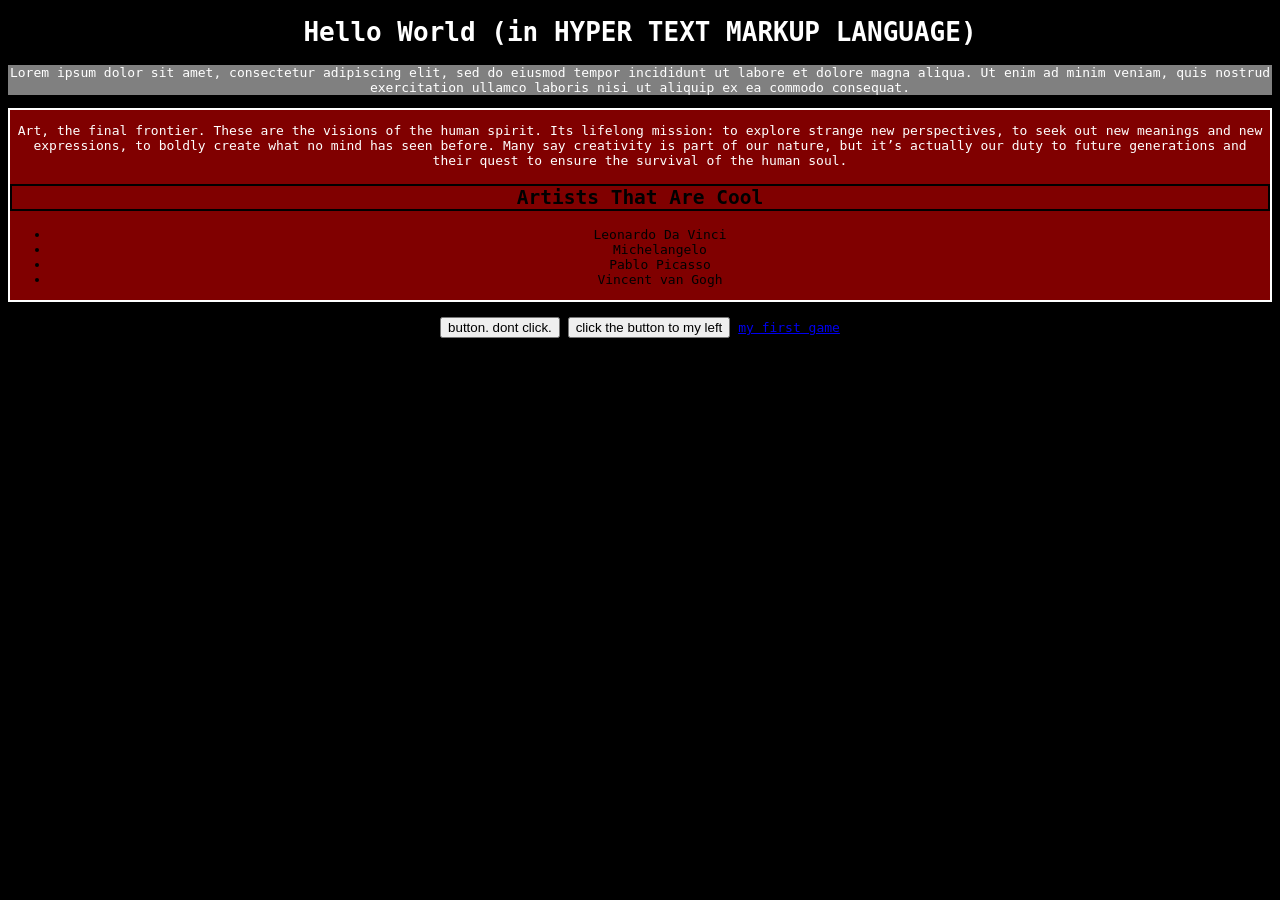
<file: Week2/index.html>
<!DOCTYPE html>
<html>
    <head>
        <title>My First Webpage</title>
    </head>
    <body style="background-color: black; text-align: center; color: white; font-family: monospace;">
        <h1>Hello World (in HYPER TEXT MARKUP LANGUAGE)</h1>
        <p style="background-color: gray;">Lorem ipsum dolor sit amet, consectetur adipiscing elit, sed do eiusmod tempor incididunt ut labore et dolore magna aliqua. Ut enim ad minim veniam, quis nostrud exercitation ullamco laboris nisi ut aliquip ex ea commodo consequat.</p>

        <div style="background-color: maroon; color: black; border: 2px solid white" class="art-scifi">

        <p id="lorem-ipsum" style="color: white">Art, the final frontier. These are the visions of the human spirit. Its lifelong mission: to explore strange new perspectives, to seek out new meanings and new expressions, to boldly create what no mind has seen before. Many say creativity is part of our nature, but it’s actually our duty to future generations and their quest to ensure the survival of the human soul.</p>

        <h2 style="border: 2px solid black;"> Artists That Are Cool</h2>
        <ul>
            <li id="mona-lisa">Leonardo Da Vinci</li>
            <li id="sistine-chapel">Michelangelo</li>
            <li id="guernica">Pablo Picasso</li>
            <li id="starry-night">Vincent van Gogh</li>
        </ul>

    </div>
    </br>
    <section class="buttons-and-link">
        <button id="dont-click">button. dont click.</button>
        <button id="click-me">click the button to my left</button>
        <a id="game-link" href="ourfirstgame/index.html">my first game</a>
    </section>
    
    </body>
</html>
</file>
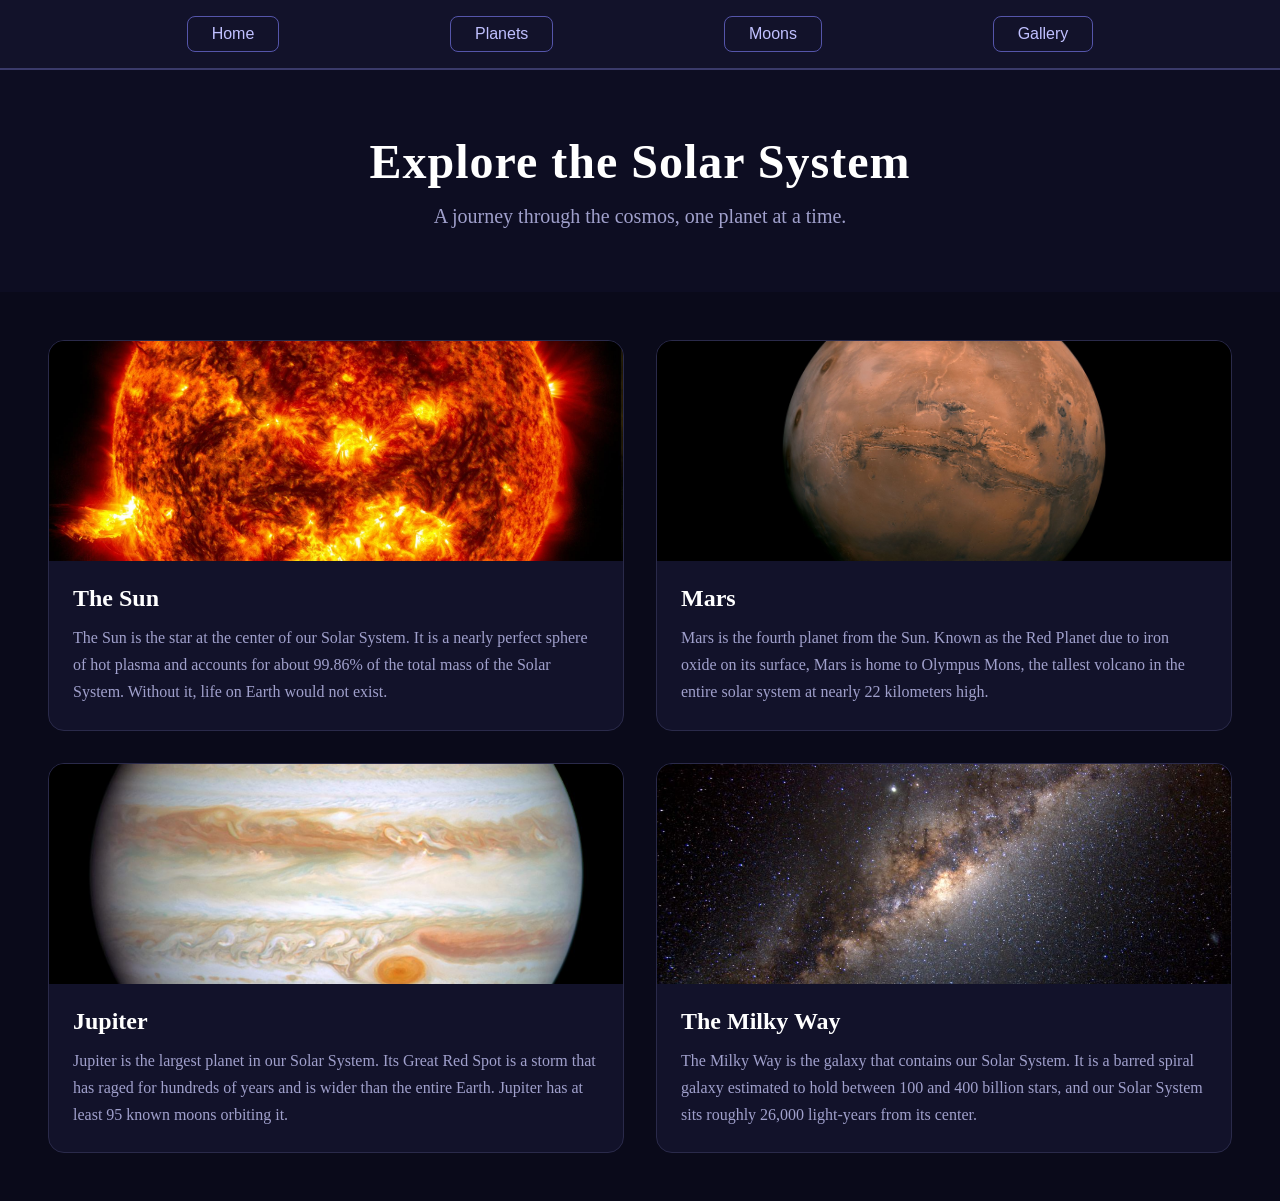
<file: Week4/index.html>
<!DOCTYPE html>
<html lang="en">
  <head>
    <meta charset="UTF-8" />
    <meta name="viewport" content="width=device-width, initial-scale=1.0" />
    <title>Solar System Explorer</title>
    <link rel="stylesheet" href="style.css" />
  </head>
  <body>

    <nav class="navbar">
      <button class="nav-btn">Home</button>
      <button class="nav-btn">Planets</button>
      <button class="nav-btn">Moons</button>
      <button class="nav-btn">Gallery</button>
    </nav>

    <header class="hero">
      <h1 class="hero-title">Explore the Solar System</h1>
      <p class="hero-subtitle">A journey through the cosmos, one planet at a time.</p>
    </header>


    <main class="card-grid">

      <div class="card">
        <div class="card-image-wrapper">
          <img src="assets/sun.jpg" alt="The Sun" class="card-image" />
        </div>
        <div class="card-content">
          <h2 class="card-title">The Sun</h2>
          <p class="card-description">
            The Sun is the star at the center of our Solar System. It is a nearly
            perfect sphere of hot plasma and accounts for about 99.86% of the total
            mass of the Solar System. Without it, life on Earth would not exist.
          </p>
        </div>
      </div>

      <div class="card">
        <div class="card-image-wrapper">
          <img src="assets/mars.jpg" alt="Mars" class="card-image" />
        </div>
        <div class="card-content">
          <h2 class="card-title">Mars</h2>
          <p class="card-description">
            Mars is the fourth planet from the Sun. Known as the Red Planet due to
            iron oxide on its surface, Mars is home to Olympus Mons, the tallest
            volcano in the entire solar system at nearly 22 kilometers high.
          </p>
        </div>
      </div>

      <div class="card">
        <div class="card-image-wrapper">
          <img src="assets/jupiter.png" alt="Jupiter" class="card-image" />
        </div>
        <div class="card-content">
          <h2 class="card-title">Jupiter</h2>
          <p class="card-description">
            Jupiter is the largest planet in our Solar System. Its Great Red Spot
            is a storm that has raged for hundreds of years and is wider than the
            entire Earth. Jupiter has at least 95 known moons orbiting it.
          </p>
        </div>
      </div>

      <div class="card">
        <div class="card-image-wrapper">
          <img src="assets/milky-way.jpg" alt="The Milky Way" class="card-image" />
        </div>
        <div class="card-content">
          <h2 class="card-title">The Milky Way</h2>
          <p class="card-description">
            The Milky Way is the galaxy that contains our Solar System. It is a
            barred spiral galaxy estimated to hold between 100 and 400 billion
            stars, and our Solar System sits roughly 26,000 light-years from its center.
          </p>
        </div>
      </div>

    </main>

  </body>
</html>
</file>
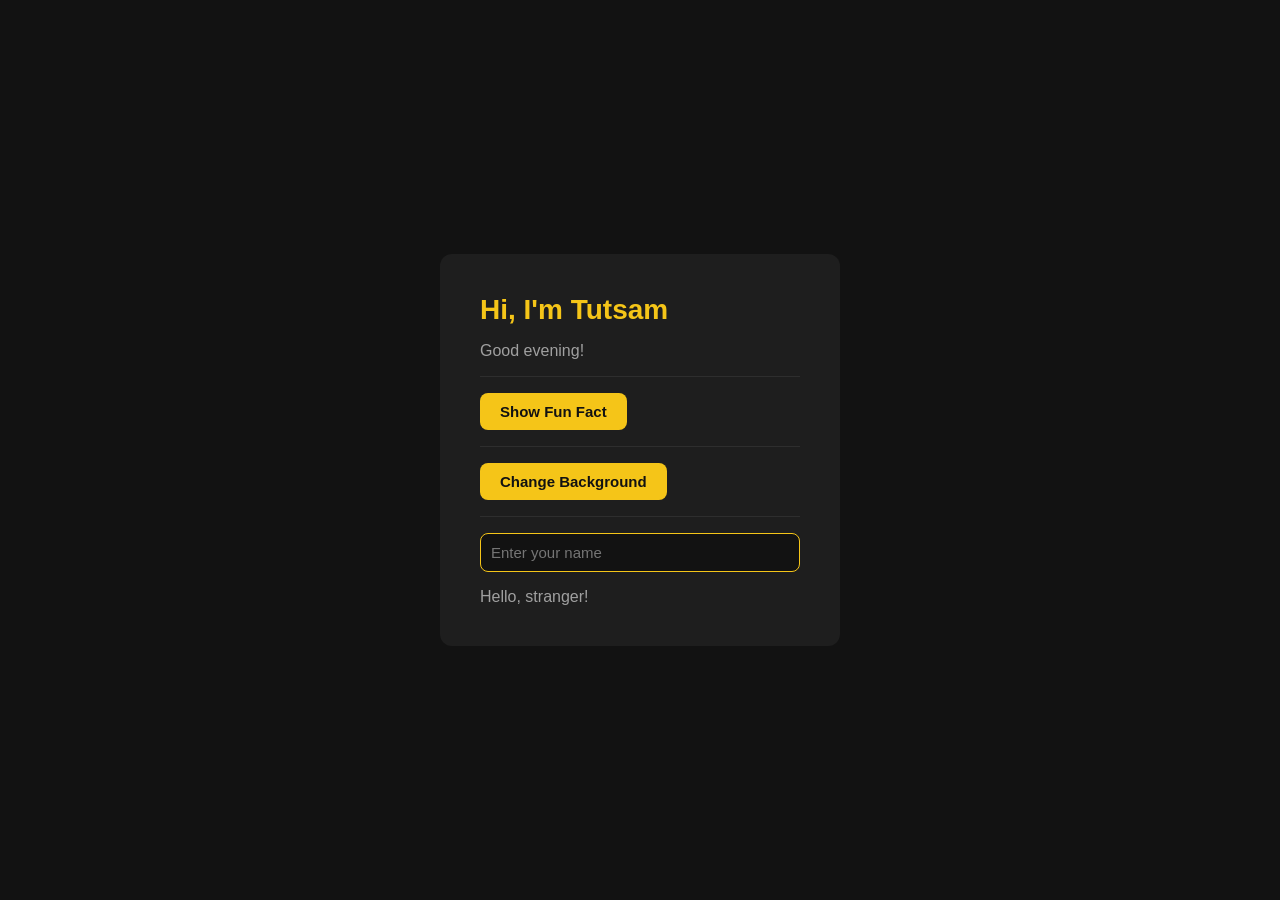
<file: Week6/index.html>
<!DOCTYPE html>
<html lang="en">
  <head>
    <meta charset="UTF-8" />
    <meta name="viewport" content="width=device-width, initial-scale=1.0" />
    <title>About Me</title>
    <link rel="stylesheet" href="style.css" />
  </head>
  <body>

    <div class="container">

      <h1 id="my-name">Hi, I'm Tutsam</h1>
      <p id="greeting"></p>

      <hr />

      <button id="fun-fact-btn">Show Fun Fact</button>
      <p id="fun-fact" class="hidden">I love HTML, CSS, and JavaScript!</p>

      <hr />

      <button id="bg-btn">Change Background</button>

      <hr />

      <input type="text" id="name-input" placeholder="Enter your name" />
      <p id="name-display">Hello, stranger!</p>

    </div>

    <script src="script.js"></script>
  </body>
</html>
</file>
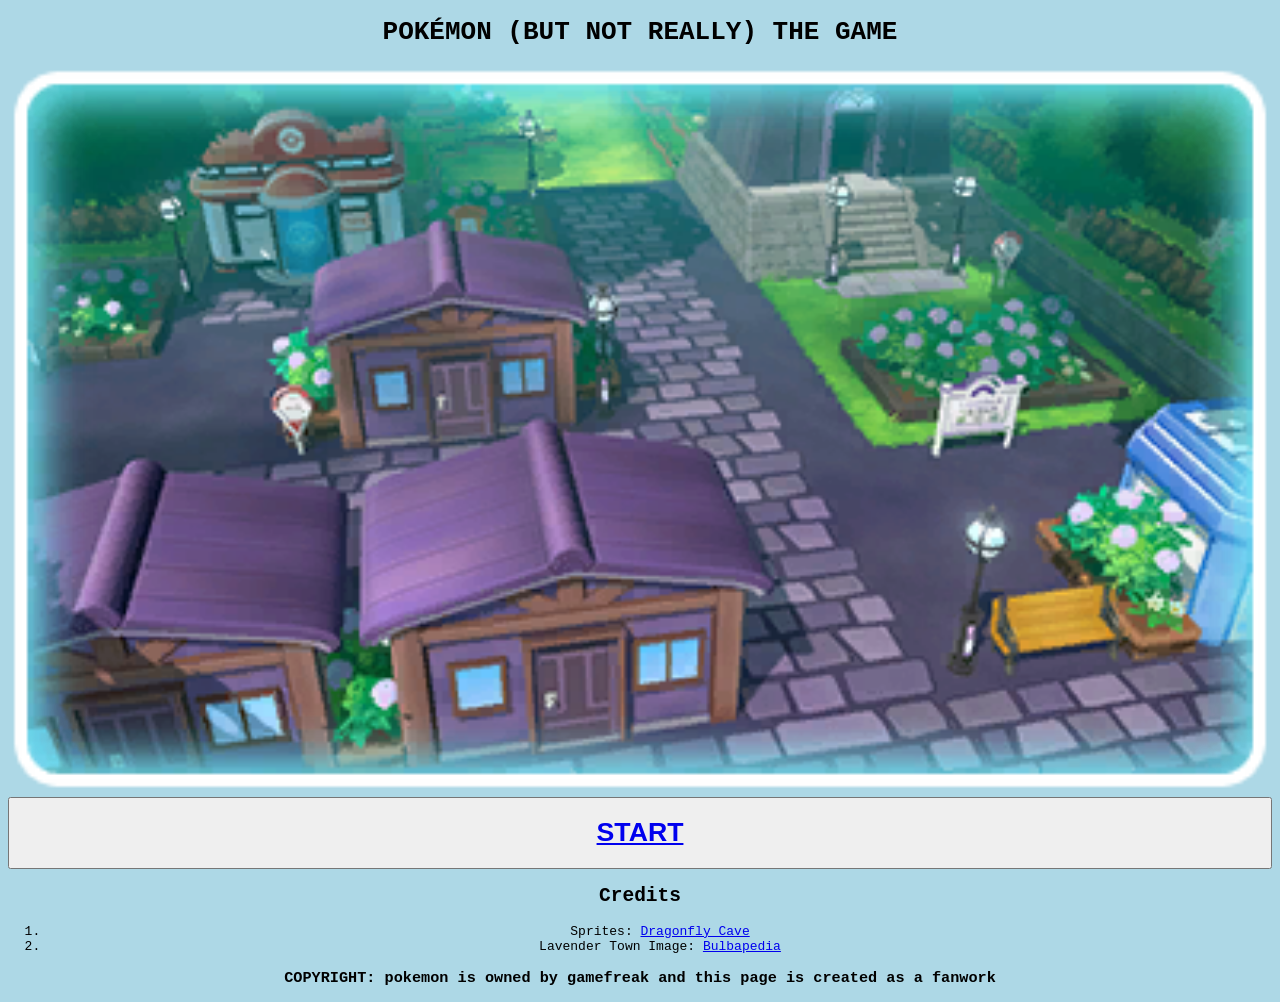
<file: Week2/ourfirstgame/index.html>
<!DOCTYPE html>
<html>
<head>
    <title>Our First Game</title>
</head>
<body style="background-color: lightblue; font-family: monospace; text-align: center;">
    <h1>POKÉMON (BUT NOT REALLY) THE GAME</h1>

    <img src="./assets/lavendertown.png" aria-label="an image of lavender town from pokemon" style="width: 100%"></img>

    <button class="start-button" style="width: 100%"><h1 style="text-align: center;"><a href="./game.html">START</a></h1></button>

    <section id="credits">
        <h2 style="text-align: center">Credits</h2>
        <ol>
            <li>Sprites:  <a href="https://www.dragonflycave.com/resources/sprite-generator/">Dragonfly Cave</a></li>
            <li>Lavender Town Image:  <a href="https://bulbapedia.bulbagarden.net/wiki/Lavender_Town">Bulbapedia</a></li>
        </ol>
    </section>

    <h3 style="text-align: center; font-family: monospace;">COPYRIGHT: pokemon is owned by gamefreak and this page is created as a fanwork</h3>
</body>
</html>
</file>
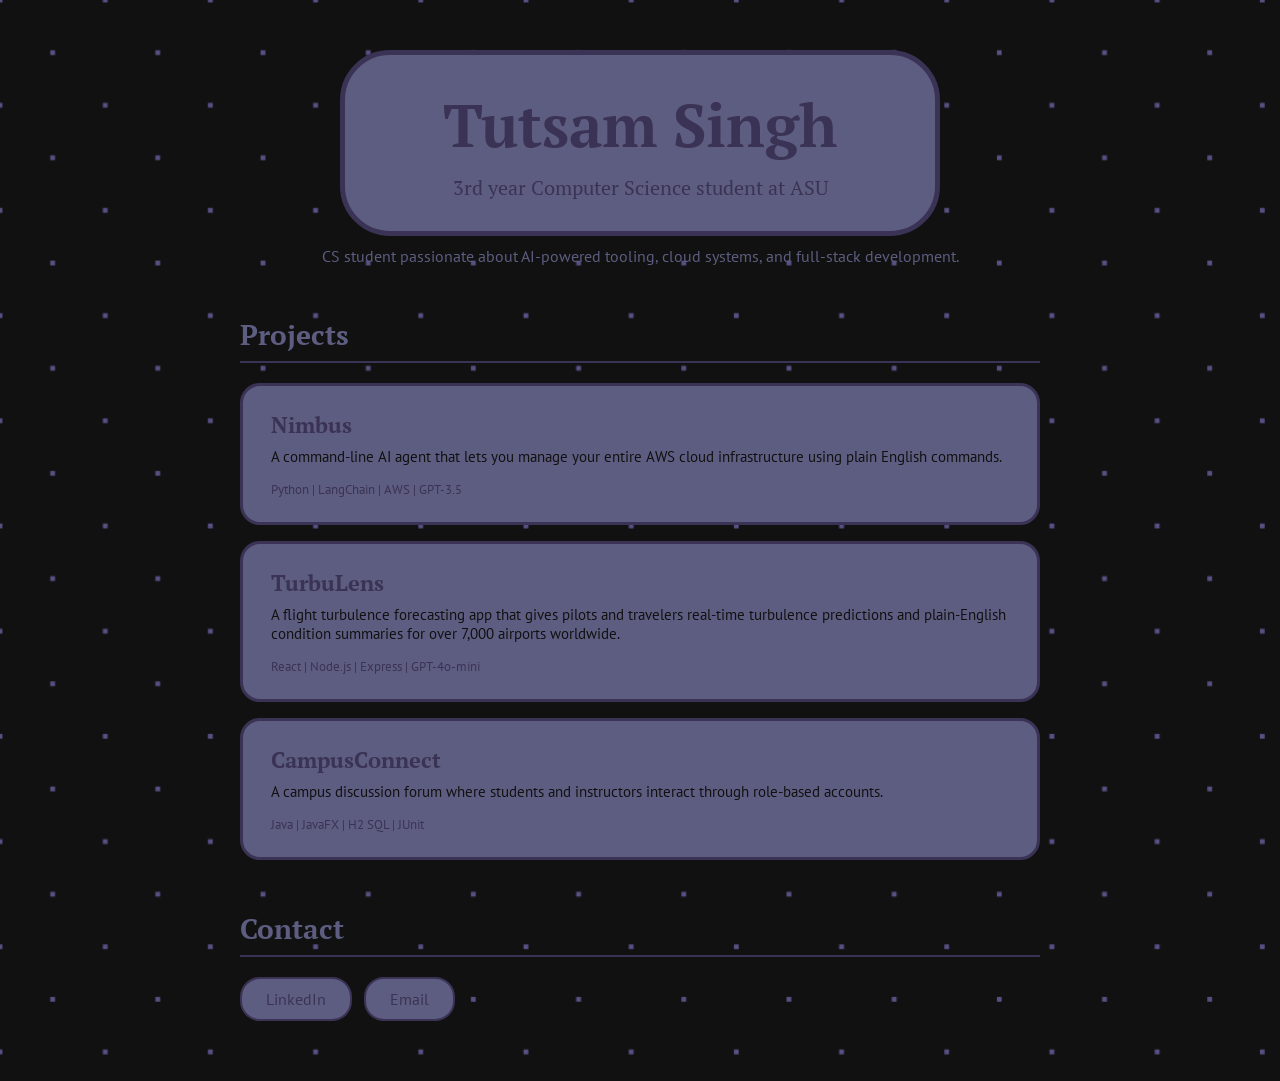
<file: Week3/portfolio/index.html>
<!DOCTYPE html>
<html lang="en">
<head>
    <meta charset="UTF-8">
    <meta name="viewport" content="width=device-width, initial-scale=1.0">
    <title>Tutsam Singh's Porfolio</title>
    <style>
        @import url('https://fonts.googleapis.com/css2?family=PT+Serif:wght@400;600;700&family=PT+Sans:wght@400&display=swap');
    </style>
    <link rel="stylesheet" href="style.css">
</head>
<body>
    <div class="container">
 
        <header class="name">Tutsam Singh
            <div class="title">3rd year Computer Science student at ASU</div>
        </header>
 
        <p class="bio">
            CS student passionate about AI-powered tooling, cloud systems, and full-stack development.
        </p>
 
        <h2>Projects</h2>
        <div class="cards">
 
            <div class="card">
                <h3>Nimbus</h3>
                <p>A command-line AI agent that lets you manage your entire AWS cloud infrastructure using plain English commands.</p>
                <span class="stack">Python | LangChain | AWS | GPT-3.5</span>
            </div>
 
            <div class="card">
                <h3>TurbuLens</h3>
                <p>A flight turbulence forecasting app that gives pilots and travelers real-time turbulence predictions and plain-English condition summaries for over 7,000 airports worldwide.</p>
                <span class="stack">React | Node.js | Express | GPT-4o-mini</span>
            </div>
 
            <div class="card">
                <h3>CampusConnect</h3>
                <p>A campus discussion forum where students and instructors interact through role-based accounts.</p>
                <span class="stack">Java | JavaFX | H2 SQL | JUnit</span>
            </div>
 
        </div>
 
        <h2>Contact</h2>
        <div class="contact-links">
            <a href="https://linkedin.com/in/tutsamsingh">LinkedIn</a>
            <a href="mailto:tsingh61@asu.edu">Email</a>
        </div>
 
    </div>
</body>
</html>
</file>
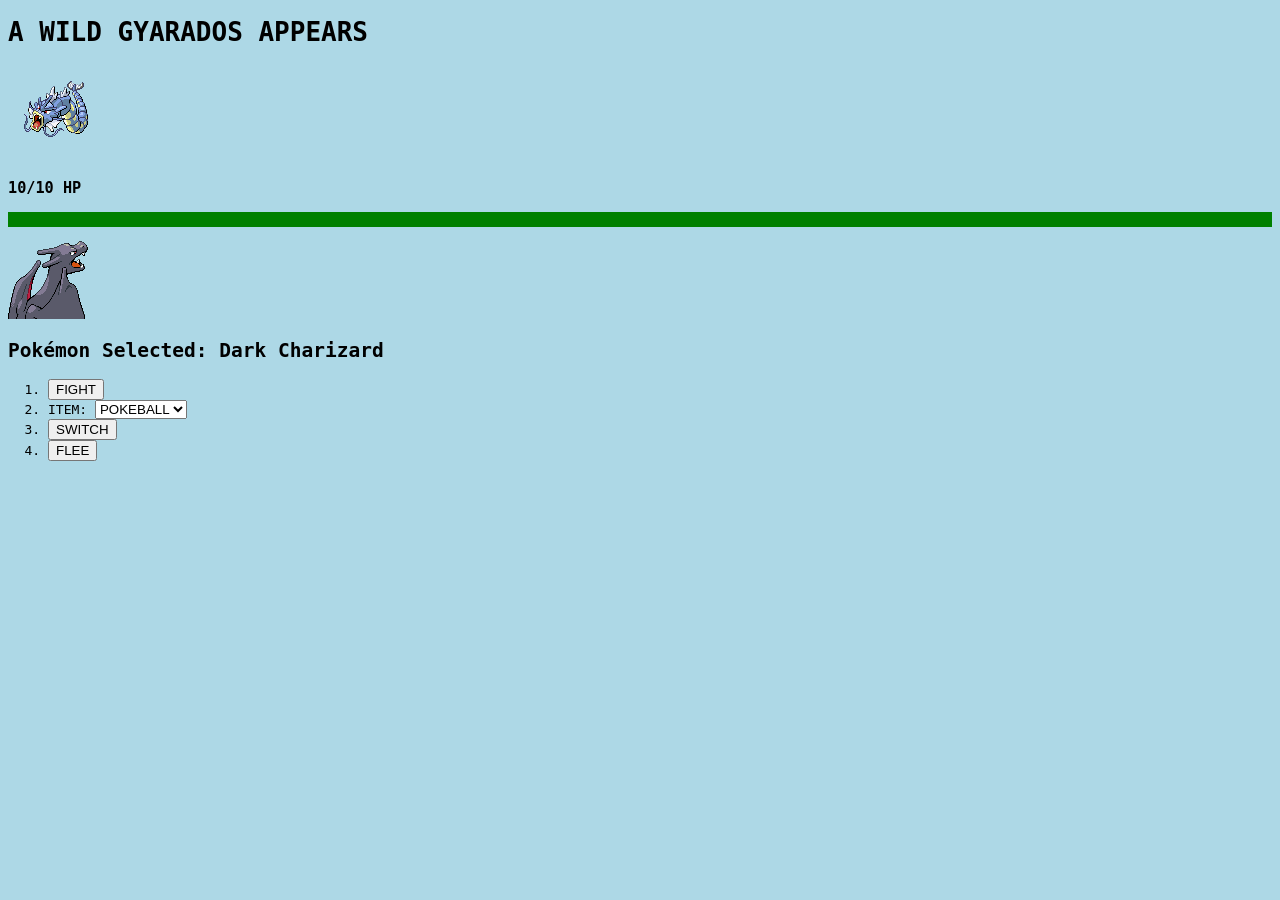
<file: Week2/ourfirstgame/game.html>
<!DOCTYPE html>
<html>
    <head>
    <title>... WEBPAGE WANTS TO BATTLE!</title>
    </head>
    <body class="battle" style="background-color: lightblue; font-family: monospace;">
        <h1 id="gyarados">A WILD GYARADOS APPEARS</h1>
        <section class="gyarados">
            <img src="./assets/gyarados.gif"></img>
            <h3>10/10 HP</h3>
        </section>
        <div style="background-color: green;"><p><p><p>&nbsp;</p></div>
        <section class="dark-charizard">
            <img src="./assets/dark-charizard.png"/>
            <h2>Pokémon Selected: Dark Charizard</h2>
            <ol>
                <li><button>FIGHT</button></li>
                <li><label id="item" for="item-select">ITEM:</label> 
                
                    <select id="item-select">
                        <option value="pokeballs">POKEBALL</option>
                        <option value="antidote">ANTIDOTE</option>
                    </select>
                
                </li> 
                <li><button>SWITCH</button></li>
                <li><button>FLEE</button></li>
            </ol>
        </section>
    </body>
</html>
</file>
<file: Week4/style.css>
:root {
  font-size: 16px;
}

* {
  margin: 0;
  padding: 0;
  box-sizing: border-box;
}

body {
  background-color: #0a0a1a;
  color: #e0e0ff;
  font-family: Georgia, serif;
}

.navbar {
  position: sticky;
  top: 0;
  z-index: 100;
  background-color: #12122a;
  border-bottom: 2px solid #3a3a6a;
  display: flex;
  flex-direction: row;
  justify-content: space-evenly;
  align-items: center;
  flex-wrap: nowrap;
  padding-top: 16px;
  padding-bottom: 16px;
  padding-left: 16px;
  padding-right: 16px;
}

.nav-btn {
  background-color: transparent;
  color: #c0c0ff;
  border: 1px solid #5555aa;
  border-radius: 8px;
  padding-top: 8px;
  padding-bottom: 8px;
  padding-left: 24px;
  padding-right: 24px;
  font-size: 1rem;
  cursor: pointer;
}

.nav-btn:hover {
  background-color: #3a3a6a;
  color: #ffffff;
}

.hero {
  text-align: center;
  padding-top: 64px;
  padding-bottom: 64px;
  padding-left: 32px;
  padding-right: 32px;
  background-color: #0d0d22;
}

.hero-title {
  font-size: 3rem;
  color: #ffffff;
  margin-bottom: 16px;
  letter-spacing: 1px;
}

.hero-subtitle {
  font-size: 1.25rem;
  color: #a0a0cc;
}

.card-grid {
  display: grid;
  grid-template-columns: 1fr 1fr;
  grid-template-rows: auto;
  gap: 32px;
  padding-top: 48px;
  padding-bottom: 48px;
  padding-left: 48px;
  padding-right: 48px;
  background-color: #0a0a1a;
}

.card {
  display: grid;
  grid-template-columns: 1fr;
  grid-template-rows: auto;
  background-color: #12122a;
  border-radius: 16px;
  overflow: hidden;
  border: 1px solid #2a2a4a;
  cursor: pointer;
  transition: transform 0.4s ease-in-out;
}

.card:hover {
  transform: translateY(-10px);
}

.card-image-wrapper {
  display: flex;
  flex-direction: row;
  justify-content: center;
  align-items: center;
  flex-wrap: nowrap;
  width: 100%;
  height: 220px;
  overflow: hidden;
  background-color: #0d0d22;
}

.card-image {
  width: 100%;
  height: 100%;
  object-fit: cover;
}

.card-content {
  display: flex;
  flex-direction: column;
  justify-content: flex-start;
  align-items: flex-start;
  flex-wrap: nowrap;
  padding-top: 24px;
  padding-bottom: 24px;
  padding-left: 24px;
  padding-right: 24px;
  gap: 12px;
}

.card-title {
  font-size: 1.5rem;
  color: #ffffff;
  font-weight: bold;
}

.card-description {
  font-size: 1rem;
  color: #a0a0cc;
  line-height: 1.7;
}

@media (max-width: 720px) {

  :root {
    font-size: 12px;
  }

  .navbar {
    padding-top: 10px;
    padding-bottom: 10px;
  }

  .nav-btn {
    font-size: 0.9rem;
  }

  .hero-title {
    font-size: 2rem;
  }

  .hero-subtitle {
    font-size: 1rem;
  }

  .card-grid {
    grid-template-columns: 1fr;
    grid-template-rows: auto;
    gap: 18px;
    padding-left: 12px;
    padding-right: 12px;
    padding-top: 24px;
    padding-bottom: 24px;
  }

  .card {
    width: 100%;
  }

  .card-image-wrapper {
    height: 200px;
  }

  .card-title {
    font-size: 1.5rem;
  }

  .card-description {
    font-size: 1rem;
  }

}
</file>
<file: Week6/style.css>
* {
  margin: 0;
  padding: 0;
  box-sizing: border-box;
}

body {
  font-family: Arial, sans-serif;
  background-color: #121212;
  color: #eaeaea;
  display: flex;
  justify-content: center;
  align-items: center;
  min-height: 100vh;
}

.container {
  background-color: #1e1e1e;
  padding: 40px;
  border-radius: 12px;
  width: 400px;
  display: flex;
  flex-direction: column;
  gap: 16px;
}

h1 {
  font-size: 28px;
  cursor: pointer;
  color: #f5c518;
}

p {
  font-size: 16px;
  color: #a0a0a0;
}

button {
  background-color: #f5c518;
  color: #121212;
  border: none;
  padding: 10px 20px;
  border-radius: 8px;
  cursor: pointer;
  font-size: 15px;
  font-weight: bold;
  width: fit-content;
}

button:hover {
  background-color: #ffd73e;
}

input {
  padding: 10px;
  border-radius: 8px;
  border: 1px solid #f5c518;
  background-color: #121212;
  color: #eaeaea;
  font-size: 15px;
  width: 100%;
}

hr {
  border: none;
  border-top: 1px solid #2e2e2e;
}

.hidden {
  display: none;
}
</file>
<file: Week3/portfolio/style.css>
/* CSS HEX */
* {
    --black: #111111ff;
    --space-indigo: #3b3355ff;
    --dusty-grape: #5d5d81ff;
    --pale-sky: #bfcde0ff;
    --white: #fefcfdff;
}


body {
    background-color: var(--black);
    background-image: url('./assets/css-pattern-background.png');
    background-size: cover;
    background-repeat: no-repeat;
    font-family: 'PT Sans';
    color: var(--pale-sky);
    margin: 0;
    padding: 0 0 60px 0;
}

.container {
    max-width: 800px;
    margin: 0 auto;
    padding: 0 40px;
}

.name {
    color: var(--space-indigo);
    text-align: center;
    font-family: 'PT Serif';
    font-size: 60px;
    font-weight: bold;
    background-color: var(--dusty-grape);
    border-radius: 50px;
    padding: 30px;
    margin-top: 50px;
    margin-inline: 100px;
    border: var(--space-indigo) solid 5px;
}

.title {
    font-size: 20px;
    font-weight: lighter;
    text-align: center;
    margin-top: 10px;
}

.bio {
    text-align: center;
    color: var(--dusty-grape);
    font-size: 16px;
    margin-top: 10px;
}

h2 {
    font-family: 'PT Serif';
    font-size: 28px;
    margin-top: 50px;
    margin-bottom: 20px;
    color: var(--dusty-grape);
    border-bottom: 2px solid var(--space-indigo);
    padding-bottom: 8px;
}

.cards {
    display: flex;
    flex-direction: column;
    gap: 16px;
}

.card {
    background-color: var(--dusty-grape);
    border: var(--space-indigo) solid 3px;
    border-radius: 20px;
    padding: 24px 28px;
    transition: transform 0.2s ease;
    cursor: pointer;
}

.card:hover {
    transform: translateY(-6px);
}

.card h3 {
    font-family: 'PT Serif', serif;
    font-size: 22px;
    font-weight: bold;
    color: var(--space-indigo);
    margin: 0 0 8px 0;
}

.card p {
    font-size: 15px;
    font-weight: lighter;
    color: var(--black);
    margin: 0 0 12px 0;
}

.card .stack {
    font-size: 13px;
    color: var(--space-indigo);
}

.contact-links {
    display: flex;
    gap: 12px;
}

.contact-links a {
    color: var(--space-indigo);
    text-decoration: none;
    border: 2px solid var(--space-indigo);
    background-color: var(--dusty-grape);
    border-radius: 20px;
    padding: 10px 24px;
    font-size: 16px;
}

.contact-links a:hover {
    background-color: var(--space-indigo);
    color: var(--pale-sky);
}
</file>
